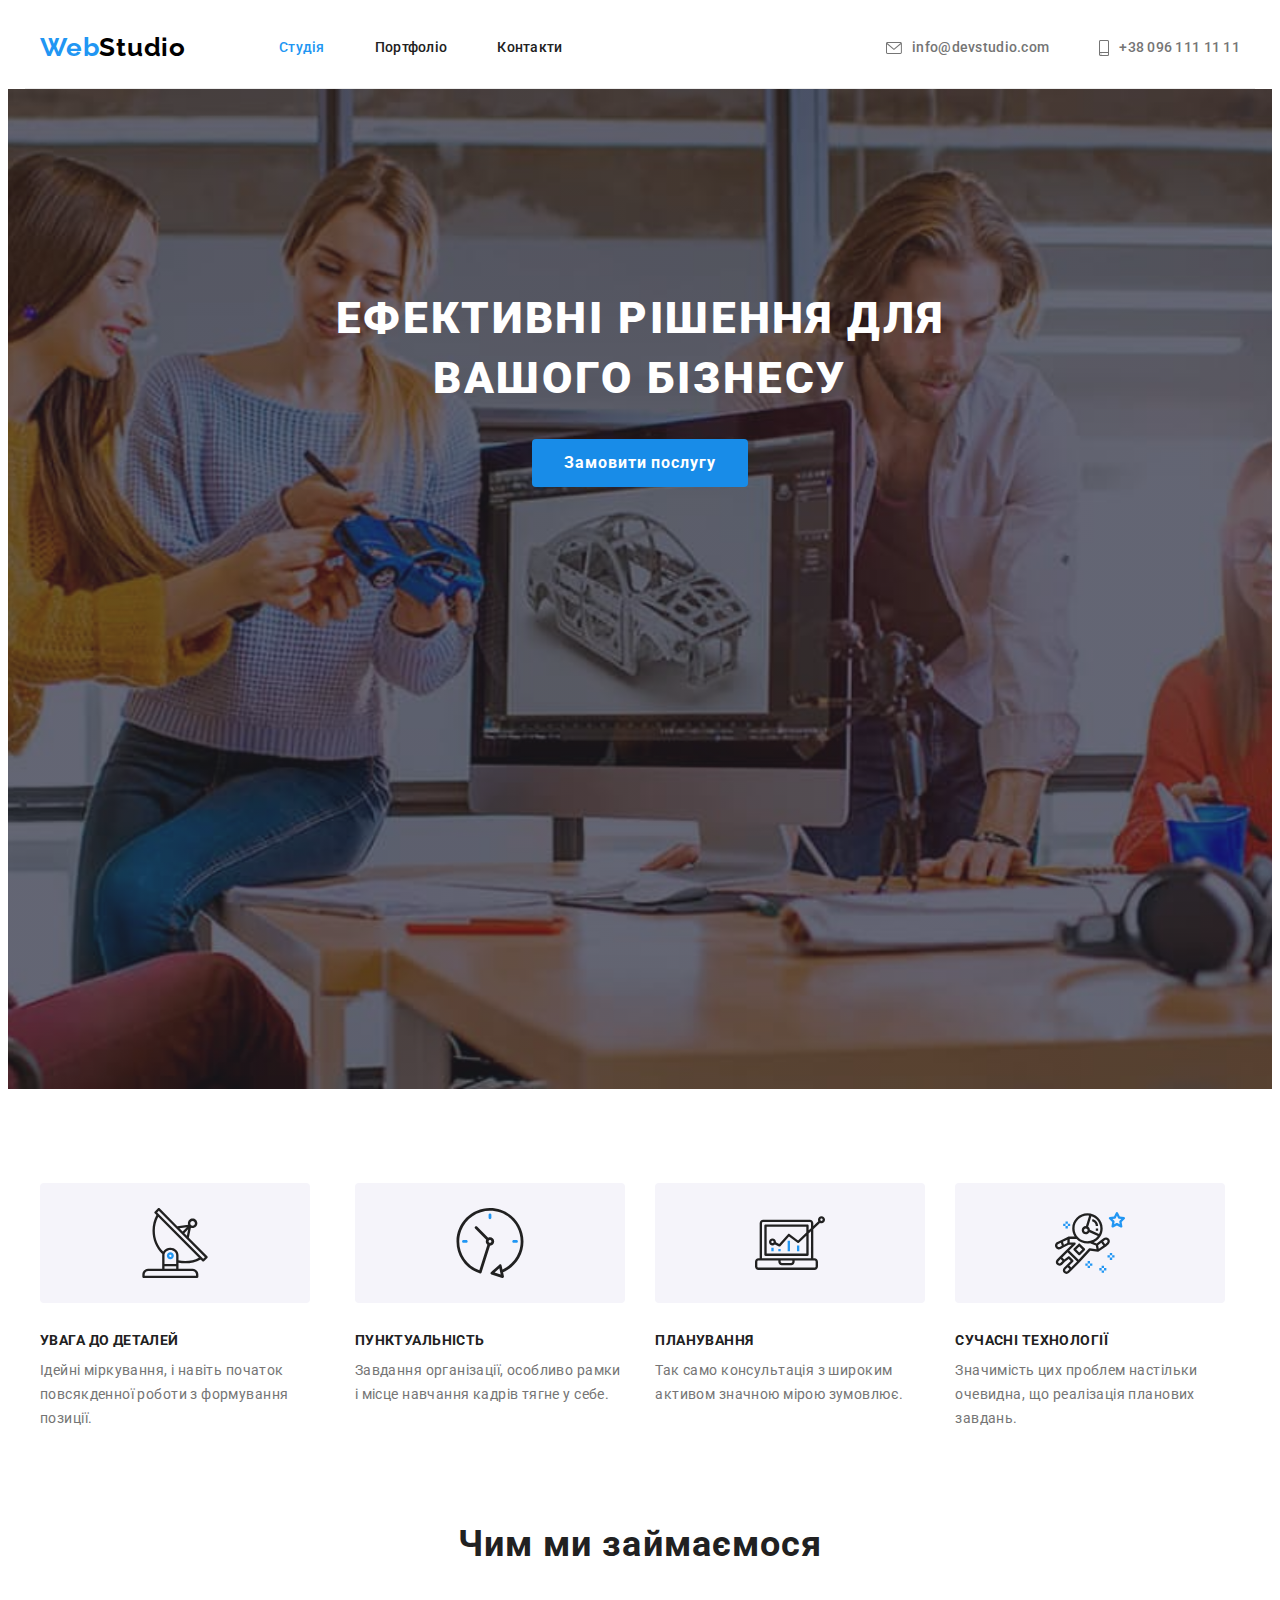
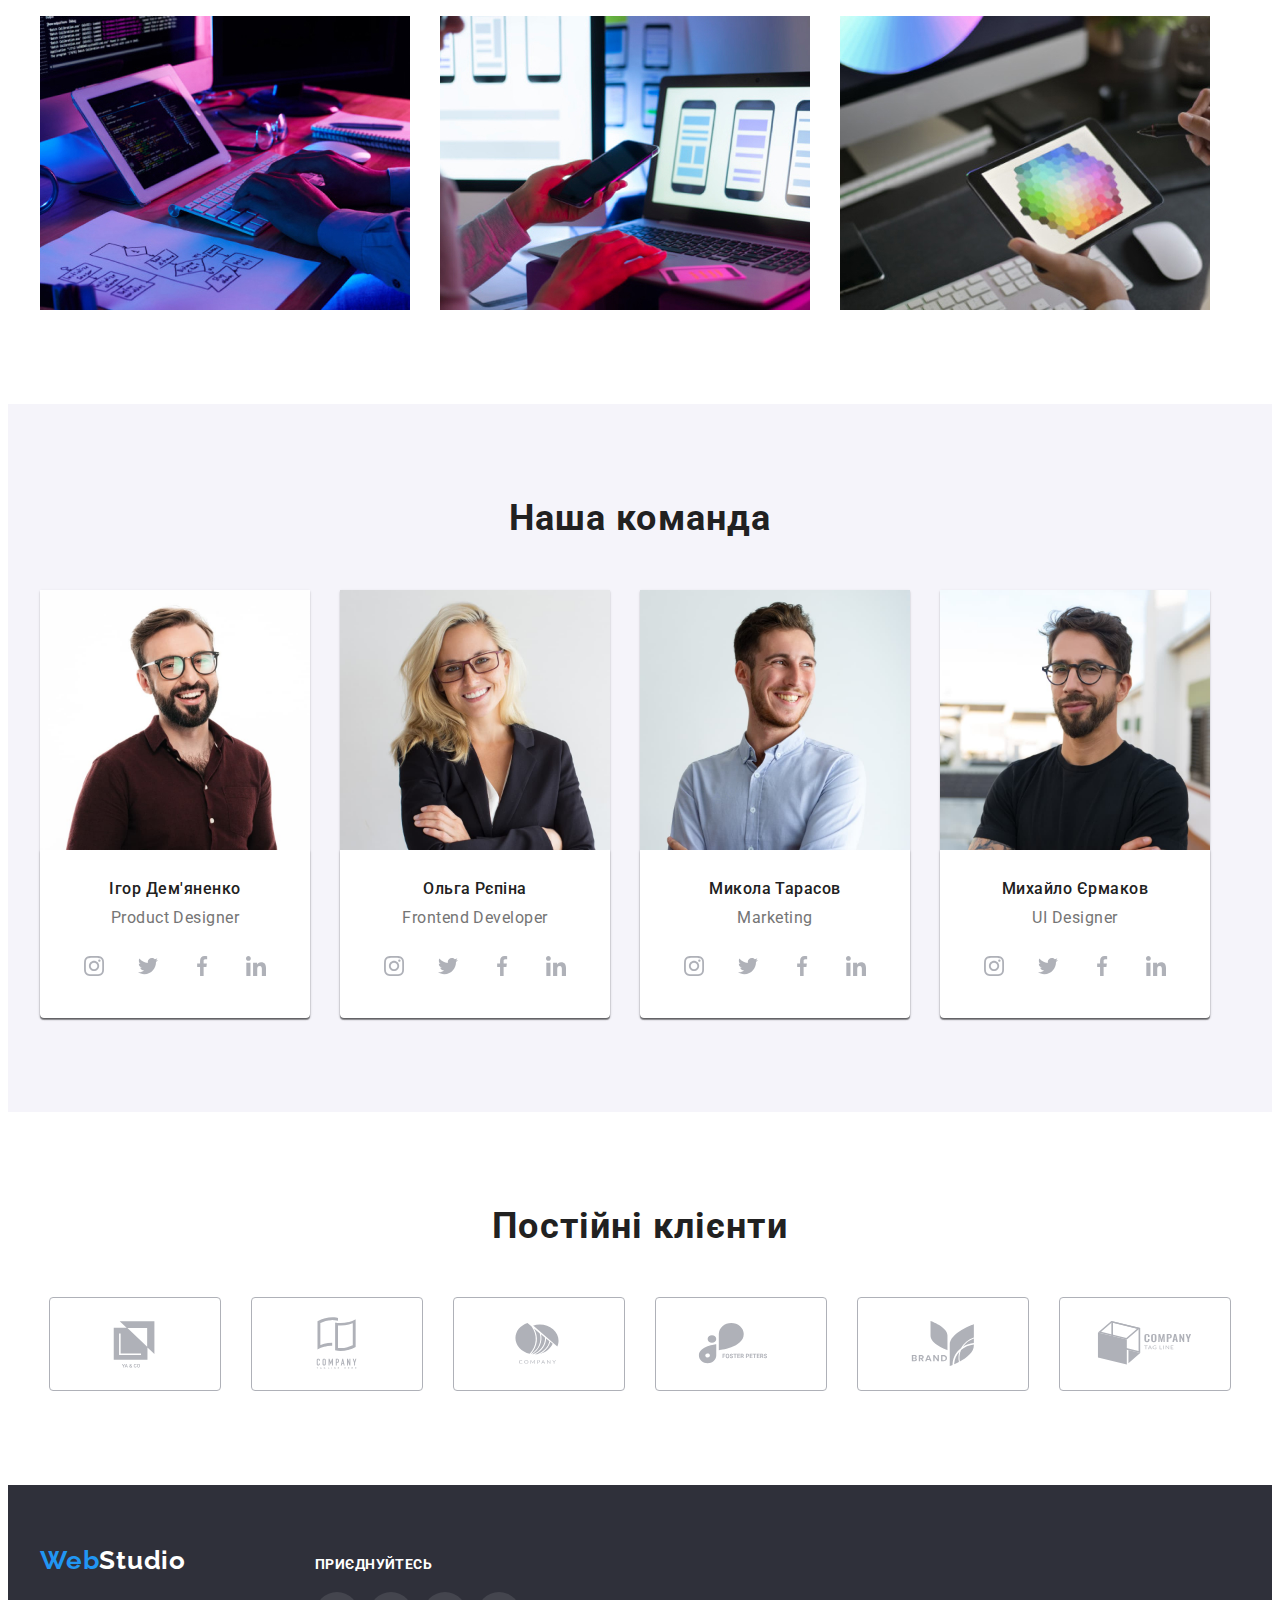
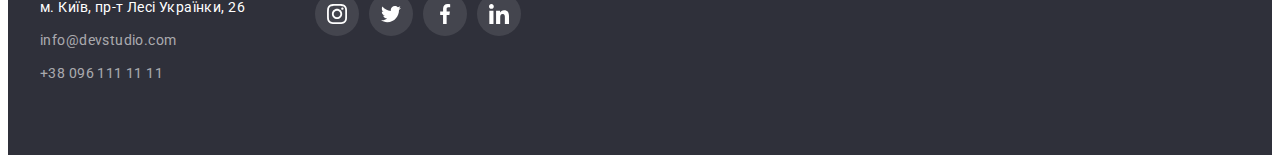
<file: index.html>
<!DOCTYPE html>
<html lang="en">

<head>
  <meta charset="UTF-8" />
  <meta http-equiv="X-UA-Compatible" content="IE=edge" />
  <meta name="viewport" content="width=device-width, initial-scale=1.0" />
  <title>WebStudio</title>
  <link rel="preconnect" href="https://fonts.googleapis.com">
  <link rel="preconnect" href="https://fonts.gstatic.com" crossorigin>
  <link href="https://fonts.googleapis.com/css2?family=Raleway:wght@700&family=Roboto:wght@400;500;700;900&display=swap"
    rel="stylesheet">
  <link rel="stylesheet" href="https://cdnjs.cloudflare.com/ajax/libs/modern-normalize/1.1.0/modern-normalize.min.css"
    integrity="sha512-wpPYUAdjBVSE4KJnH1VR1HeZfpl1ub8YT/NKx4PuQ5NmX2tKuGu6U/JRp5y+Y8XG2tV+wKQpNHVUX03MfMFn9Q=="
    crossorigin="anonymous" referrerpolicy="no-referrer" />
  <link rel="stylesheet" href="./css/style.css">
</head>

<body>
  <header class="header container">

    <div class="header-container heder-containers">
      <nav class="header-nav">
        <a class="header-logo link" href="./index.html">Web<span class="header-logo-accent">Studio</span></a>
        <ul class="header-list list">
          <li class="header-item">
            <a class="header-link current link" href="./index.html">Студія</a>
          </li>
          <li class="header-item">
            <a class="header-link link" href="./portfolio.html">Портфоліо</a>
          </li>
          <li class="header-item">
            <a class="header-link link" href="">Контакти</a>
          </li>
        </ul>
      </nav>
      <ul class="header-contact">
        <li class="contact-item">
          <a class="header-mailto link heder-mailto-icon" href="mailto:info@devstudio.com">
            <svg class="header-mailto-icon" width="16" height="12">
              
              <use href="./images/icons.svg#icon-envelope"></use>
            </svg>
            info@devstudio.com
          </a>
        </li>
        <li class="contact-item">
          <a class="header-tel link heder-tel-icon" href="tel:+380961111111">
            <svg class="header-tel-icon" width="10" height="16">
              <use href="./images/icons.svg#icon-smartphone"></use>
            </svg>
            +38 096 111 11 11
          </a>
        </li>
      </ul>
    </div>
  </header>
  <main>
    <section class="hero">
      <div class="container">
        <h1 class="hero-titl">Ефективні рішення для вашого бізнесу</h1>

        <button class="hero-button" type="button">Замовити послугу</button>
      </div>

    </section>

    <section class="aside">
      <div class="container">

        <h2 class="aside-titl visually-hidden">Особливості</h2>
        <ul class="aside-list list">

          <li class="aside-item">
            <div class="aside-container">
              <svg class="aside-icon" width="70" height="70">
                <use href="./images/icons.svg#icon-antenna"></use>
              </svg>
            </div>
            <h3 class="aside-caption link">Увага до деталей</h3>
            <p class="aside-tex">
              Ідейні міркування, і навіть початок повсякденної роботи з
              формування позиції.
            </p>
          </li>
          <li class="aside-item">
            <div class="aside-container">
              <svg class="aside-icon" width="70" height="70">
                <use href="./images/icons.svg#icon-clock"></use>
              </svg>
            </div>
            <h3 class="aside-caption link">Пунктуальність</h3>
            <p class="aside-tex">
              Завдання організації, особливо рамки і місце навчання кадрів тягне
              у себе.
            </p>
          </li>
          <li class="aside-item">
            <div class="aside-container">
              <svg class="aside-icon" width="70" height="70">
                <use href="./images/icons.svg#icon-diagram"></use>
              </svg>
            </div>
            <h3 class="aside-caption link">Планування</h3>
            <p class="aside-tex">
              Так само консультація з широким активом значною мірою зумовлює.
            </p>
          </li>
          <li class="aside-item">
            <div class="aside-container">
              <svg class="aside-icon" width="70" height="70">
                <use href="./images/icons.svg#icon-astronaut"></use>
              </svg>
            </div>
            <h3 class="aside-caption link">Сучасні технології</h3>
            <p class="aside-tex">
              Значимість цих проблем настільки очевидна, що реалізація планових
              завдань.
            </p>
          </li>
        </ul>
      </div>
    </section>
    <section class="work section">
      <div class="container">
        <h2 class="work-titl">Чим ми займаємося</h2>
        <ul class="work-list list">
          <li class="work-item link">
            <img class="work-img" src="./images/doing/img.print.jpg" alt="print" width="370" />
          </li>
          <li class="work-item link">
            <img class="work-img" src="./images/doing/img.phone.jpg" alt="phone" width="370" />
          </li>
          <li class="work-item link">
            <img class="work-img" src="./images/doing/img.pen.jpg" alt="pen" width="370" />
          </li>
        </ul>
      </div>

    </section>
    <section class="team">
      <div class="container">
        <h2 class="team-titl">Наша команда</h2>
        <ul class="team-list list">
          <li class="team-link link">
            <img class="team-img" src="./images/team/img.ProductDesigner.jpg" alt="Product Designer" width="270" />
            <div class="team-section">
              <h3 class="team-caption">Ігор Дем'яненко</h3>
              <p class="team-text">Product Designer</p>

              <ul class="team-icon-list">
                <li class="team-icon-item">
                  <a class="team-icon-link" href="">

                    <svg class="team-text-icon" width="20" height="20">
                      <use class="team-link-icon" href="./images/icons.svg#icon-instagram"></use>
                    </svg>
                  </a>
                </li>
                <li class="team-icon-item">
                  <a class="team-icon-link" href="">
                    <svg class="team-text-icon" width="20" height="20">
                      <use href="./images/icons.svg#icon-twitter"></use>
                    </svg>
                  </a>
                </li>
                <li class="team-icon-item">
                  <a class="team-icon-link" href="">
                    <svg class="team-text-icon" width="20" height="20">
                      <use href="./images/icons.svg#icon-facebook"></use>
                    </svg>
                  </a>
                </li>
                <li class="team-icon-item">
                  <a class="team-icon-link" href="">
                    <svg class="team-text-icon" width="20" height="20">
                      <use href="./images/icons.svg#icon-linkedin"></use>
                    </svg>
                  </a>
                </li>
              </ul>

            </div>
          </li>
          <li class="team-link link">
            <img class="team-img" src="./images/team/img.FrontendDeveloper.jpg" alt="Frontend Developer" width="270" />
            <div class="team-section">
              <h3 class="team-caption">Ольга Рєпіна</h3>
              <p class="team-text">Frontend Developer</p>

              <ul class="team-icon-list">
                <li class="team-icon-item">
                  <a class="team-icon-link" href="">
                    <svg class="team-text-icon" width="20" height="20">
                      <use class="team-link-icon" href="./images/icons.svg#icon-instagram"></use>
                    </svg>
                  </a>
                </li>
                <li class="team-icon-item">
                  <a class="team-icon-link" href="">
                    <svg class="team-text-icon" width="20" height="20">
                      <use href="./images/icons.svg#icon-twitter"></use>
                    </svg>
                  </a>
                </li>
                <li class="team-icon-item">
                  <a class="team-icon-link" href="">
                    <svg class="team-text-icon" width="20" height="20">
                      <use href="./images/icons.svg#icon-facebook"></use>
                    </svg>
                  </a>
                </li>
                <li class="team-icon-item">
                  <a class="team-icon-link" href="">
                    <svg class="team-text-icon" width="20" height="20">
                      <use href="./images/icons.svg#icon-linkedin"></use>
                    </svg>
                  </a>
                </li>
              </ul>

            </div>
          </li>
          <li class="team-link link">
            <img class="team-img" src="./images/team/img.Marketing.jpg" alt="Marketing" width="270" />
            <div class="team-section">
              <h3 class="team-caption">Микола Тарасов</h3>
              <p class="team-text">Marketing</p>

              <ul class="team-icon-list">
                <li class="team-icon-item">
                  <a class="team-icon-link" href="">

                    <svg class="team-text-icon" width="20" height="20">
                      <use class="team-link-icon" href="./images/icons.svg#icon-instagram"></use>
                    </svg>
                  </a>
                </li>
                <li class="team-icon-item">
                  <a class="team-icon-link" href="">
                    <svg class="team-text-icon" width="20" height="20">
                      <use href="./images/icons.svg#icon-twitter"></use>
                    </svg>
                  </a>
                </li>
                <li class="team-icon-item">
                  <a class="team-icon-link" href="">
                    <svg class="team-text-icon" width="20" height="20">
                      <use href="./images/icons.svg#icon-facebook"></use>
                    </svg>
                  </a>
                </li>
                <li class="team-icon-item">
                  <a class="team-icon-link" href="">
                    <svg class="team-text-icon" width="20" height="20">
                      <use href="./images/icons.svg#icon-linkedin"></use>
                    </svg>
                  </a>
                </li>
              </ul>
            </div>
          </li>
          <li class="team-link link">
            <img class="team-img" src="./images/team/img.UIDesigner.jpg" alt="UI Designer" width="270" />
            <div class="team-section">
              <h3 class="team-caption">Михайло Єрмаков</h3>
              <p class="team-text">UI Designer</p>

              <ul class="team-icon-list">
                <li class="team-icon-item">
                  <a class="team-icon-link" href="">

                    <svg class="team-text-icon" width="20" height="20">
                      <use class="team-link-icon" href="./images/icons.svg#icon-instagram"></use>
                    </svg>
                  </a>
                </li>
                <li class="team-icon-item">
                  <a class="team-icon-link" href="">
                    <svg class="team-text-icon" width="20" height="20">
                      <use href="./images/icons.svg#icon-twitter"></use>
                    </svg>
                  </a>
                </li>
                <li class="team-icon-item">
                  <a class="team-icon-link" href="">
                    <svg class="team-text-icon" width="20" height="20">
                      <use href="./images/icons.svg#icon-facebook"></use>
                    </svg>
                  </a>
                </li>
                <li class="team-icon-item">
                  <a class="team-icon-link" href="">
                    <svg class="team-text-icon" width="20" height="20">
                      <use href="./images/icons.svg#icon-linkedin"></use>
                    </svg>
                  </a>
                </li>
              </ul>

            </div>
          </li>
        </ul>
      </div>
    </section>
    <section class="client-section">
      <div class="container">
        <h2 class="client-titl">Постійні клієнти</h2>
        <ul class="client-list">
          <li class="client-item">
              <a class="client-link" href="#">
                <svg class="client-icon" width="106" height="60">
                  <use href="./images/icons.svg#icon-Logo"></use>
                </svg>
              </a>
          </li>
          <li class="client-item">
            <a class="client-link" href="#">
              <svg class="client-icon" width="106" height="60">
                <use href="./images/icons.svg#icon-Logo-1"></use>
              </svg>
            </a>
          </li>
          <li class="client-item">
            <a class="client-link" href="#">
              <svg class="client-icon" width="106" height="60">
                <use href="./images/icons.svg#icon-Logo-2"></use>
              </svg>
            </a>
          </li>
          <li class="client-item">
            <a class="client-link" href="">
              <svg class="client-icon" width="106" height="60">
                <use href="./images/icons.svg#icon-Logo-3"></use>
              </svg>
            </a>
          </li>
          <li class="client-item">
            <a class="client-link" href="">
              <svg class="client-icon" width="106" height="60">
                <use href="./images/icons.svg#icon-Logo-4"></use>
              </svg>
            </a>
          </li>
          <li class="client-item">
            <a class="client-link" href="">
              <svg class="client-icon" width="106" height="60">
                <use href="./images/icons.svg#icon-Logo-5"></use>
              </svg>
            </a>
          </li>
        </ul>

      </div>
    </section>

  </main>

  <footer class="footer">
    <div class="container footer-containers">
      <div class="footer-logo-container">
        <a class="footer-logo link" href="./index.html"> Web<span class="header-logo-white">Studio</span></a>
        <address class="footer-address">
          <ul class="footer-list list">
            <li class="footer-item">
              <a class="footer-map link"
                href="https://www.google.com/maps/d/u/0/viewer?mid=10uSM3H-mIU3GznYo2szRIEphczw&hl=en_US&ll=50.42732700000001%2C30.538092&z=17"
                target="_blank" rel="noreferrer noopener">м. Київ, пр-т Лесі Українки, 26</a>
            </li>
            <li class="footer-item">
              <a class="footer-mailto link" href="mailto:info@devstudio.com">info@devstudio.com</a>
            </li>
            <li class="footer-item">
              <a class="footer-tel link" href="tel:+380961111111">+38 096 111 11 11</a>
            </li>
          </ul>
        </address>
      </div>

      <div class="footer-container">
        <h2 class="footer-container-titl">приєднуйтесь</h2>
        <ul class="footer-container-list">
          <li class="footer-conrainer-item">
            <a class="footer-container-link" href="">
              <svg class="footer-container-icon" width="20" height="20">
                <use href="./images/icons.svg#icon-instagram"></use>
              </svg>
            </a>
          </li>
          <li class="footer-conrainer-item">
            <a class="footer-container-link" href="">
              <svg class="footer-container-icon" width="20" height="20">
                <use href="./images/icons.svg#icon-twitter"></use>
              </svg>
            </a>
          </li>
          <li class="footer-conrainer-item">
            <a class="footer-container-link" href="">
              <svg class="footer-container-icon" width="20" height="20">
                <use href="./images/icons.svg#icon-facebook"></use>
              </svg>
            </a>
          </li>
          <li class="footer-conrainer-item">
            <a class="footer-container-link" href="">
              <svg class="footer-container-icon" width="20" height="20">
                <use href="./images/icons.svg#icon-linkedin"></use>
              </svg>
            </a>
          </li>
        </ul>
      </div>
    </div>
  </footer>
</body>

</html>
</file>
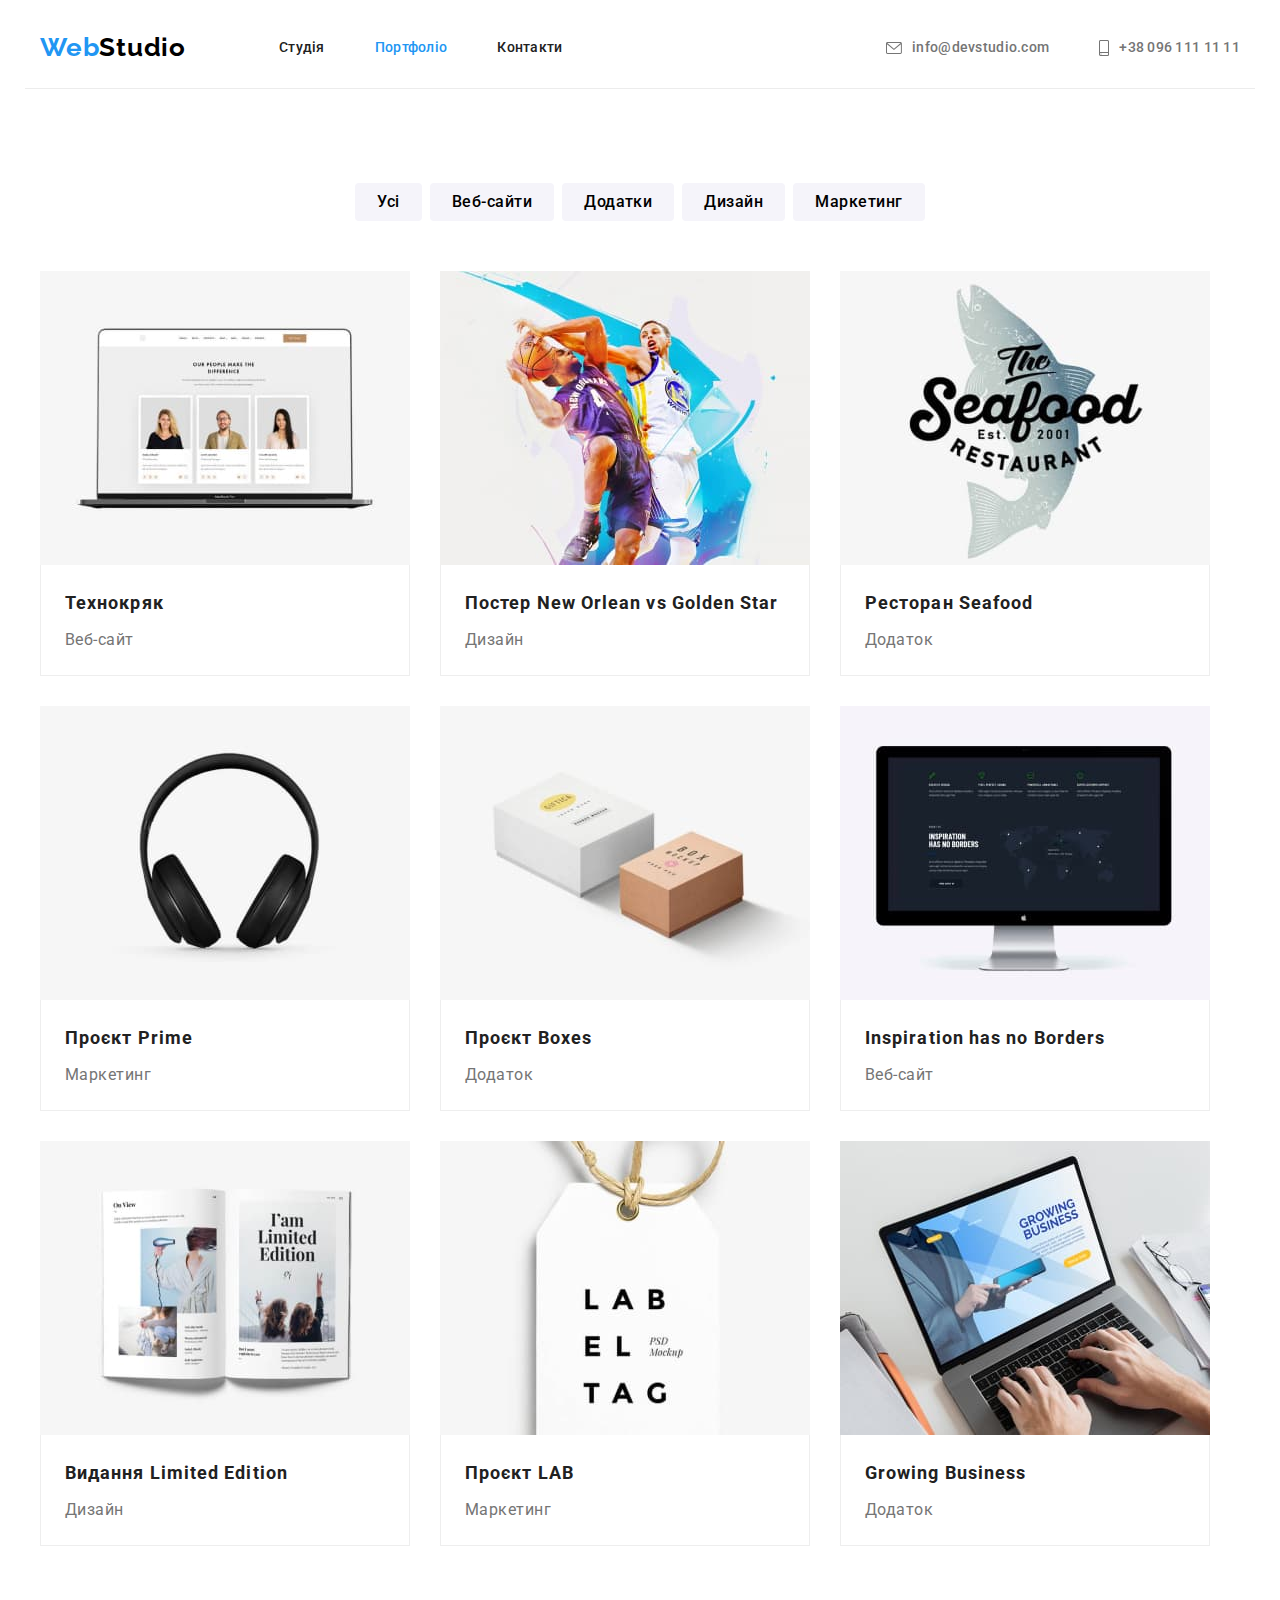
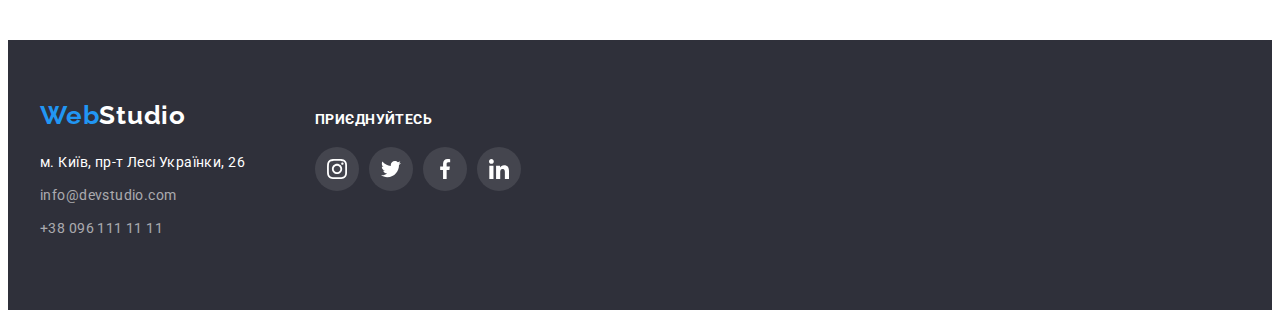
<file: portfolio.html>
<!DOCTYPE html>
<html lang="en">

<head>
    <meta charset="UTF-8" />
    <meta http-equiv="X-UA-Compatible" content="IE=edge" />
    <meta name="viewport" content="width=device-width, initial-scale=1.0" />
    <title>WebStudio</title>
    <link rel="preconnect" href="https://fonts.googleapis.com">
    <link rel="preconnect" href="https://fonts.gstatic.com" crossorigin>
    <link
        href="https://fonts.googleapis.com/css2?family=Raleway:wght@700&family=Roboto:wght@400;500;700;900&display=swap"
        rel="stylesheet">

    <link rel="stylesheet" href="https://cdnjs.cloudflare.com/ajax/libs/modern-normalize/1.1.0/modern-normalize.min.css"
        integrity="sha512-wpPYUAdjBVSE4KJnH1VR1HeZfpl1ub8YT/NKx4PuQ5NmX2tKuGu6U/JRp5y+Y8XG2tV+wKQpNHVUX03MfMFn9Q=="
        crossorigin="anonymous" referrerpolicy="no-referrer" />

    <link rel="stylesheet" href="./css/style.css">
</head>

<body>
<header class="header container">

    <div class="header-container heder-containers">
        <nav class="header-nav">
            <a class="header-logo link" href="./index.html">Web<span class="header-logo-accent">Studio</span></a>
            <ul class="header-list list">
                <li class="header-item">
                    <a class="header-link  link" href="./index.html">Студія</a>
                </li>
                <li class="header-item">
                    <a class="header-link current link" href="./portfolio.html">Портфоліо</a>
                </li>
                <li class="header-item">
                    <a class="header-link link" href="">Контакти</a>
                </li>
            </ul>
        </nav>
        <ul class="header-contact">
            <li class="contact-item">
                <a class="header-mailto link heder-mailto-icon" href="mailto:info@devstudio.com">
                    <svg class="header-mailto-icon" width="16" height="12">

                        <use href="./images/icons.svg#icon-envelope"></use>
                    </svg>
                    info@devstudio.com
                </a>
            </li>
            <li class="contact-item">
                <a class="header-tel link heder-tel-icon" href="tel:+380961111111">
                    <svg class="header-tel-icon" width="10" height="16">
                        <use href="./images/icons.svg#icon-smartphone"></use>
                    </svg>
                    +38 096 111 11 11
                </a>
            </li>
        </ul>
    </div>
</header>
    <main>
        <section class="buttons section">
            <div class="container">
                <h1 class="button-section visually-hidden">Секція кнопок</h1>
                <ul class="button-list list">
                    <li class="button-item">
                        <button class="button-link link" type="button">Усі</button>
                    </li>
                    <li class="button-item">
                        <button class="button-link link" type="button">Веб-сайти</button>
                    </li>
                    <li class="button-item">
                        <button class="button-link link" type="button">Додатки</button>
                    </li>
                    <li class="button-item">
                        <button class="button-link link" type="button">Дизайн</button>
                    </li>
                    <li class="button-item">
                        <button class="button-link link" type="button">Маркетинг</button>
                    </li>
                </ul>

                <ul class="foto-list list">
                    <li class="foto-item">
                        <a class="foto-link link" href="">
                            <img src="./images/portfolio/web.jpg" alt="laptop" width="370">
                            <div class="foto-section">
                                <h2 class="foto-caption">Технокряк</h2>
                                <p class="foto-text">Веб-сайт</p>
                            </div>

                        </a>
                    </li>
                    <li class="foto-item">
                        <a class="foto-link link" href="">
                            <img src="./images/portfolio/Orlean.jpg" alt="two basketball players" width="370">
                            <div class="foto-section">
                                <h2 class="foto-caption">Постер New Orlean vs Golden Star</h2>
                                <p class="foto-text">Дизайн</p>
                            </div>
                        </a>
                    </li>
                    <li class="foto-item">
                        <a class="foto-link link" href="">
                            <img src="./images/portfolio/Seafood.jpg" alt="fish logo" width="370">
                            <div class="foto-section">
                                <h2 class="foto-caption">Ресторан Seafood</h2>
                                <p class="foto-text">Додаток</p>
                            </div>
                        </a>
                    </li>
                    <li class="foto-item">
                        <a class="foto-link link" href="">
                            <img src="./images/portfolio/Prime.jpg" alt="headphones" width="370">
                            <div class="foto-section">
                                <h2 class="foto-caption">Проєкт Prime</h2>
                                <p class="foto-text">Маркетинг</p>
                            </div>
                        </a>
                    </li>
                    <li class="foto-item">
                        <a class="foto-link link" href="">
                            <img src="./images/portfolio/Boxes.jpg" alt="two drawers" width="370">
                            <div class="foto-section">
                                <h2 class="foto-caption">Проєкт Boxes</h2>
                                <p class="foto-text">Додаток</p>
                            </div>
                        </a>
                    </li>
                    <li class="foto-item">
                        <a class="foto-link link" href="">
                            <img src="./images/portfolio/Inspiration.jpg" alt="monitor" width="370">
                            <div class="foto-section">
                                <h2 class="foto-caption">Inspiration has no Borders</h2>
                                <p class="foto-text">Веб-сайт</p>
                            </div>
                        </a>
                    </li>
                    <li class="foto-item">
                        <a class="foto-link link" href="">
                            <img src="./images/portfolio/Limited.jpg" alt="book" width="370">
                            <div class="foto-section">
                                <h2 class="foto-caption">Видання Limited Edition</h2>
                                <p class="foto-text">Дизайн</p>
                            </div>
                        </a>
                    </li>
                    <li class="foto-item">
                        <a class="foto-link link" href="">
                            <img src="./images/portfolio/lab.jpg" alt="label" width="370">
                            <div class="foto-section">
                                <h2 class="foto-caption">Проєкт LAB</h2>
                                <p class="foto-text">Маркетинг</p>
                            </div>
                        </a>
                    </li>
                    <li class="foto-item">
                        <a class="foto-link link" href="">
                            <img src="./images/portfolio/Growing.jpg" alt="man typing on laptop" width="370">
                            <div class="foto-section">
                                <h2 class="foto-caption">Growing Business</h2>
                                <p class="foto-text">Додаток</p>
                            </div>
                        </a>
                    </li>
                </ul>
            </div>

        </section>
    </main>

<footer class="footer">
    <div class="container footer-containers">
        <div class="footer-logo-container">
            <a class="footer-logo link" href="./index.html"> Web<span class="header-logo-white">Studio</span></a>
            <address class="footer-address">
                <ul class="footer-list list">
                    <li class="footer-item">
                        <a class="footer-map link"
                            href="https://www.google.com/maps/d/u/0/viewer?mid=10uSM3H-mIU3GznYo2szRIEphczw&hl=en_US&ll=50.42732700000001%2C30.538092&z=17"
                            target="_blank" rel="noreferrer noopener">м. Київ, пр-т Лесі Українки, 26</a>
                    </li>
                    <li class="footer-item">
                        <a class="footer-mailto link" href="mailto:info@devstudio.com">info@devstudio.com</a>
                    </li>
                    <li class="footer-item">
                        <a class="footer-tel link" href="tel:+380961111111">+38 096 111 11 11</a>
                    </li>
                </ul>
            </address>
        </div>

        <div class="footer-container">
            <h2 class="footer-container-titl">приєднуйтесь</h2>
            <ul class="footer-container-list">
                <li class="footer-conrainer-item">
                    <a class="footer-container-link" href="">
                        <svg class="footer-container-icon" width="20" height="20">
                            <use href="./images/icons.svg#icon-instagram"></use>
                        </svg>
                    </a>
                </li>
                <li class="footer-conrainer-item">
                    <a class="footer-container-link" href="">
                        <svg class="footer-container-icon" width="20" height="20">
                            <use href="./images/icons.svg#icon-twitter"></use>
                        </svg>
                    </a>
                </li>
                <li class="footer-conrainer-item">
                    <a class="footer-container-link" href="">
                        <svg class="footer-container-icon" width="20" height="20">
                            <use href="./images/icons.svg#icon-facebook"></use>
                        </svg>
                    </a>
                </li>
                <li class="footer-conrainer-item">
                    <a class="footer-container-link" href="">
                        <svg class="footer-container-icon" width="20" height="20">
                            <use href="./images/icons.svg#icon-linkedin"></use>
                        </svg>
                    </a>
                </li>
            </ul>
        </div>
    </div>
</footer>


</body>

</html>
</file>
<file: css/style.css>
:root{
--main-color:#212121;
--accent-color:#2196F3;
--fons-color:#FFFFFF;
--background-button:#188CE8;
--background-grey: #757575;
--background-image: #EEEEEE;
--background-black: #000000;
--background-clip: #F5F4FA;
--background-silver: #FFFFFF99;
--background-coal: #2F303A;
--background-pearl: #ECECEC;

}

p,
h1,
h2,
h3,
h4,
h5,
h6 {
    margin: 0;
}

ul,ol {
    margin: 0;
    padding-left: 0;
    list-style: none;
}
button {
    display: block;
    cursor: pointer;
    text-decoration: none;
    border: none;
    border-radius: 4px;
}

address {
    font-style: normal;
}
img {
    display: block;
    max-width: 100%;
    height: auto;
}
body {
    font-family: 'Roboto',sans-serif; 
    color: #212121;
    background-color:var(--fons-color);
    font-size: 14px;
    letter-spacing: 0.03em;
}
.section {
    padding-top: 94px;
    padding-bottom: 94px;
}
.list {
    list-style: none;
    padding-left: 0;
    margin: 0;
}
.link {
    text-decoration: none;
    color: inherit;
}
.visually-hidden {
    position: absolute;
    width: 1px;
    height: 1px;
    margin: -1px;
    border: 0;
    padding: 0;

    white-space: nowrap;
    clip-path: inset(100%);
    clip: rect(0 0 0 0);
    overflow: hidden;
}

.list {
    list-style: none;
}

.link {
    text-decoration: none;
}

.container {
width: 1200px;
padding-left: 15px;
padding-right: 15px; 
margin: 0 auto;
 /* outline: 2px solid red;  */
}

/* -------------header-------------- */
.heder-containers {
    display: flex;
}
.header {
    border-bottom: 1px solid #ECECEC;
}
.header-container{
    display: flex;
    align-items: center;
}
.heder.container {
    display: flex;
    align-items: center;
}
.header-nav {
display: flex;
}
.header-list{
    display: flex;
}
.header-item{
    margin-right: 50px;
    /* outline: 1px solid red; */
}

.header-item:last-child{
margin-right: 0;
}

.header-logo,
.header-logo :focus {
    padding-top: 24px;
    padding-bottom: 25px;
    margin-right: 93px;
    display: block;
    
font-family: Raleway,sans-serif;
    font-weight: 700;
    font-size: 26px;
    line-height: 1.19;
    letter-spacing: 0.03em;

    color: #2196F3;

   
}
.header-logo-accent{

    color: #000;
}

.header-link{
        display: block;
        padding-top: 32px;
        padding-bottom: 32px;

        font-weight: 500;
        font-size: 14px;
        line-height: 1.14;
        letter-spacing: 0.02em;
    
        color: #212121;
}

.header-link:hover,
.header-link:focus{
    color: var(--accent-color)
 }


 .header-link.current {
     color:var(--accent-color)

 }
 .header-contact{
display: flex;

margin-left: auto;



 }
.contact-item {
   
  margin-right: 50px;
}
 .contact-item:last-child{
    margin-right: 0px;
} 
.heder-mailto-icon,
.heder-tel-icon {
    fill: currentColor;

}

.header-mailto,
.header-tel{
    
    display:flex;
    align-items: center;
    gap: 10px;
    padding-top: 32px;
    padding-bottom: 32px;

        font-weight: 500;
        font-size: 14px;
        line-height: 1.14;
        letter-spacing: 0.02em;
         
        color: #757575;
}
.header-mailto:hover,
.header-tel:hover,
.header-mailto:focus,
.header-tel:focus{
    color: var(--accent-color)
}


/* --------------hero------------ */
.hero{
    
padding-top: 200px;
padding-bottom: 200px;
text-align: center;
max-width: 1600px;
height: 600px;

    background: #2F303A; 
   
    background-image:linear-gradient(rgba(47, 48, 58, 0.4),rgba(47, 48, 58, 0.4)), url(../images/hero.img/hero.img.jpg);
    background-repeat: no-repeat;
    background-position: center;
    background-size: cover;
    margin: 0 auto;
}

.hero-titl{
  max-width: 696px;
  margin: 0 auto;
  margin-bottom: 30px;
    
    font-weight: 900;
    font-size: 44px;
    line-height: 1.36;
    letter-spacing: 0.06em;
    text-transform: uppercase;
    
   
    

    color:var(--fons-color)
}

.hero-button{

    display: block;
    margin: 0 auto;
    padding-top: 10px;
    padding-bottom: 10px;
    padding-right: 32px;
    padding-left: 32px;
    min-width: 216px;
    border-radius: 4px;
    border: none;

    font-family: inherit;
    font-weight: 700;
    font-size: 16px;
    line-height: 1.8;
    letter-spacing: 0.06em;
    color: var(--fons-color);
    background-color: var(--background-button);
    cursor: pointer;
}
.hero-button{
    
}


/* -------------aside--------- */
.aside {
    padding:  94px 0;

}
.aside-container {
    display: flex;
    flex-wrap: wrap;
    align-content: center;
    justify-content: center;
    margin-bottom: 30px;

    
    width: 270px;
    height: 120px;
    background-repeat: no-repeat;
    background-position: center;
    
    background: #F5F4FA;

    border-radius: 4px;
}
.aside-icon{
   




    
}
.aside-list{
    display: flex;
    gap: 30px;
   
    
}
.aside-item {

}
.aside-caption{
text-transform: uppercase;
margin-bottom: 10px;
        font-weight: 700;
        font-size: 14px;
        line-height: 1.14;
        letter-spacing: 0.03em;
    
        color: #212121;

}
 .aside-tex{
        line-height: 1.7;
        color: #757575;

 }
 /* ------------work------------- */
.work{
padding-top: 0;
}
 .work-titl{
    text-align: center;
    margin-bottom: 50px;
    
        font-weight: 700;
        font-size: 36px;
        line-height: 1.16;
        letter-spacing: 0.03em;
    
        color: #212121;
 }
.work-list{
display: flex;

gap: 30px;
}
.work-item{

}

.work-img{

}


 /* --------team------------- */
 .team{
    background-color: #F5F4FA;
    padding: 94px 0;
 }
 .team-titl{
        text-align: center;
        padding-bottom: 50px;
        font-weight: 700;
        font-size: 36px;
        line-height: 1.16;
        letter-spacing: 0.03em;
    
        color: #212121;
 
}

.team-list{

display: flex;
gap: 30px;
}
.team-link{
    
background: #FFFFFF;

    box-shadow: 0px 1px 3px rgba(0, 0, 0, 0.12), 0px 1px 1px rgba(0, 0, 0, 0.14), 0px 2px 1px rgba(0, 0, 0, 0.2);
    border-radius: 0px 0px 4px 4px;
}
.team-img{

}
.team-section {
   
    padding-top: 30px;
    padding-bottom: 30px;
    box-shadow: 0px 1px 3px rgba(0, 0, 0, 0.12), 0px 1px 1px rgba(0, 0, 0, 0.14), 0px 2px 1px rgba(0, 0, 0, 0.2);
    border-radius: 0px 0px 4px 4px;
}
.team-caption{
    
    text-align: center;
    font-weight: 500;
        font-size: 16px;
        line-height: 1.18;
        letter-spacing: 0.03em;
    
        color: #212121;
  }

  .team-text{
    margin-top: 10px;
    text-align: center;
    
        font-size: 16px;
        line-height: 1.18;
        letter-spacing: 0.03em;
    
        color: #757575;
        

  }
  /* -----------ICON TEAM -----------------*/
 .team-icon-list {

    display: flex;
    justify-content: center;
    margin-top: 16px;
    gap: 10px;
 }

 .team-icon-item {
    
 }

 .team-icon-link {
 width: 44px;
 height: 44px;
 border-radius: 50%;
 
 display: flex;
 align-items: center;
 justify-content: center;
 color:#AFB1B8 ;
 }
 

 
 .team-icon-link{
    fill: currentColor;
 }

 .team-icon-link:hover,
 .team-icon-link:focus {
background-color:var(--accent-color);
color: var(--fons-color);
 }

  .team-link-icon:hover {
    
      fill: var(--background-clip);
      
  }
  

/* --------------CLIENT------------ */
.client-section{
    padding: 94px 0;
}
.client-titl {
    font-weight: 700;
        font-size: 36px;
        line-height: 1.16;
        text-align: center;
        margin-bottom: 50px;
        letter-spacing: 0.03em;
    
        color: #212121;
}

.client-list {
display: flex;
justify-content: center;
gap: 30px;

}

.client-item {

}

.client-link {
    width: 170px;
    height: 92px;
    display: flex;
    align-items: center;
    justify-content: center;
    color: #AFB1B8;
    border: 1px solid #AFB1B8;
    border-radius: 4px;
    
}

.client-link:hover,
.client-link:focus {
border-color:  var(--accent-color);
color: var(--accent-color);

}

.client-icon{
fill: currentColor;
}

.client-icon:hover,
.client-icon:focus {
    fill: var(--accent-color);
    
    
}



  /* ---------basement------- */

.footer{ 
        background: #2F303A;
        padding: 60px 0;
}
.header-logo-white{
 color: var(--fons-color);
}

.footer-logo,
.footer-logo :focus {
   
    font-family: Raleway, sans-serif;
    font-weight: 700;
    font-size: 26px;
    line-height: 1.19;
    letter-spacing: 0.03em;

    color: #2196F3;

}

.footer-address {
     margin-top: 20px; 
}
  .footer-list {
  
}
.footer-item{
    margin-bottom: 9px;
}
.footer-ltem:last-child {
    margin-bottom: 0;
}


.footer-map {
        font-family: 'Roboto'sans-serif;
            font-style: normal;
            font-weight: 400;
            font-size: 14px;
            line-height: 1.71;
            letter-spacing: 0.03em;
        
            color: #FFFFFF;

}
.footer-map:hover,
.footer-map:focus{
color: var(--accent-color);

}
.footer-mailto,
.footer-tel {
    font-family: 'Roboto'sans-serif;
        font-style: normal;
        font-weight: 400;
        font-size: 14px;
        line-height: 1.71;
        letter-spacing: 0.03em;
    
        color: rgba(255, 255, 255, 0.6);

}
.footer-mailto:hover,
.footer-tel:hover,
.footer-mailto:focus,
.footer-tel:focus {
    color: var(--accent-color)
}

/* ------FOOTER CONTAINER-------- */
.footer-containers {
    display: flex;
    align-items: baseline;
}
.footer-container {
   
    margin-left: 70px;
}

.footer-container-titl {
    font-weight: 700;
    font-size: 14px;
    line-height: 16px;
    letter-spacing: 0.03em;
    margin-bottom: 20px;
    text-transform: uppercase;

    color: var(--fons-color);
}

.footer-container-list {
    display: flex;
    justify-content: center;
    gap: 10px;
}

.footer-conrainer-item {

}

.footer-container-link {
    width: 44px;
    height: 44px;
    border-radius: 50%;

    display: flex;
    align-items: center;
    justify-content: center;
    color: var(--fons-color);
    background: rgba(255, 255, 255, 0.1);
}

.footer-container-link:hover,
.footer-container-link:focus {
    background-color: var(--accent-color);
}

.footer-container-icon {
    fill: currentColor;
}
 /* ---------portofolio batton------- */

.buttons {
    

}

.button-list {
display: flex;
justify-content: center;

margin-bottom: 50px;
    gap: 8px;
   
    

}

.button-item:hover,
.button-item:focus {
    box-shadow: 0px 1px 3px rgba(0, 0, 0, 0.12), 0px 1px 1px rgba(0, 0, 0, 0.14), 0px 2px 1px rgba(0, 0, 0, 0.2);
    border-radius: 0px 0px 4px 4px;

}

.button-link{
    
    font-family: 'Roboto',sans-serif;
        font-weight: 500;
        font-size: 16px;
        line-height: 1.62;
        text-align: center;
        letter-spacing: 0.03em;

        background-color: var(--background-clip);
        color: var(--background-black);
        cursor: pointer;
        border: none;
        border-radius: 4px;
        padding: 6px 22px;

}
.button-link:hover,
.button-link:focus {
 border-radius: 4px;
 color: var(--background-clip);
 background-color: var(--background-button)

}
.button-link{
    
}
   /* ---------foto------- */

.foto-list {
    
display: flex;
flex-wrap: wrap;
gap: 30px;


}

.foto-item {

}

.foto-link:hover,
.foto-link:focus {
display: block;
box-shadow: 0px 1px 3px rgba(0, 0, 0, 0.12), 0px 1px 1px rgba(0, 0, 0, 0.14), 0px 2px 1px rgba(0, 0, 0, 0.2);
    border-radius: 0px 0px 4px 4px;
}
.foto-section {
    padding: 20px 24px;
    border: 1px solid #EEEEEE;
    border-top: none;


}

.foto-caption {
    
        font-size: 18px;
        line-height: 2.0;
        letter-spacing: 0.06em;
        margin-bottom: 4px;
    
        color: #212121;

}

.foto-text {
    font-family: 'Roboto'sans-serif;
    font-style: normal;
    font-weight: 400;
    font-size: 16px;
    line-height: 1.88;
    letter-spacing: 0.03em;

    color: #757575;
}
</file>
